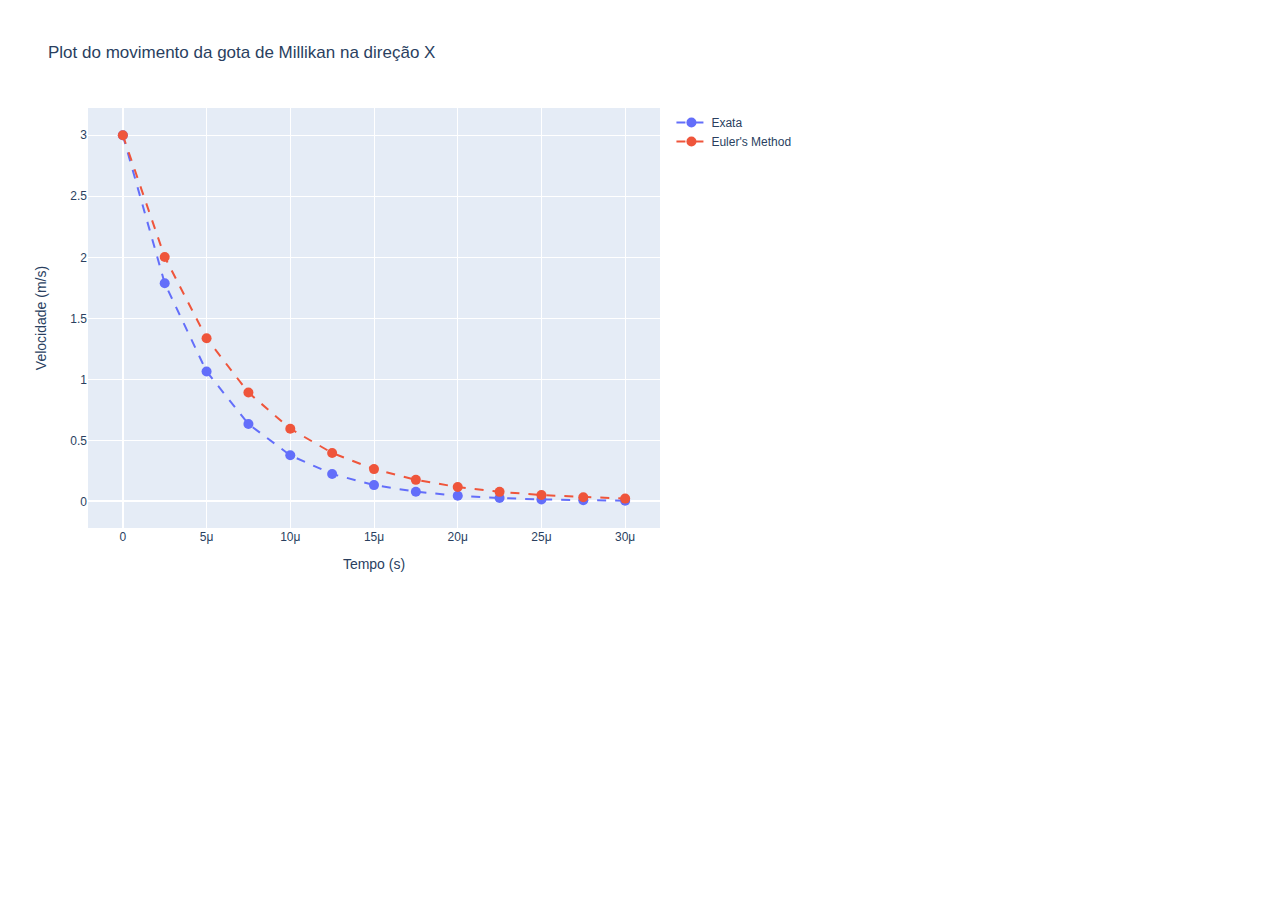
<file: pictures/millikan-X.html>
<html>
<head><meta charset="utf-8" /></head>
<body>
    <div>                        <script type="text/javascript">window.PlotlyConfig = {MathJaxConfig: 'local'};</script>
        <script charset="utf-8" src="https://cdn.plot.ly/plotly-2.24.1.min.js"></script>                <div id="a3c57a23-b057-42b6-8173-e51a86bc5078" class="plotly-graph-div" style="height:600px; width:800px;"></div>            <script type="text/javascript">                                    window.PLOTLYENV=window.PLOTLYENV || {};                                    if (document.getElementById("a3c57a23-b057-42b6-8173-e51a86bc5078")) {                    Plotly.newPlot(                        "a3c57a23-b057-42b6-8173-e51a86bc5078",                        [{"line":{"dash":"dash"},"marker":{"size":10},"mode":"markers+lines","name":"Exata","x":[0.0,2.5e-06,5e-06,7.500000000000001e-06,1e-05,1.25e-05,1.5000000000000002e-05,1.7500000000000002e-05,2e-05,2.25e-05,2.5e-05,2.75e-05,3e-05],"y":[3.0,1.7873909097760352,1.0649220881166677,0.6344773533064818,0.37801968458625446,0.2252229826486251,0.1341871706195994,0.07994830965801261,0.04763296064489711,0.028379573620802907,0.016908463971047626,0.010074011600042043,0.006002065586297826],"type":"scatter"},{"line":{"dash":"dash"},"marker":{"size":10},"mode":"markers+lines","name":"Euler's Method","x":[0.0,2.5e-06,5e-06,7.500000000000001e-06,1e-05,1.25e-05,1.5000000000000002e-05,1.7500000000000002e-05,2e-05,2.25e-05,2.5e-05,2.75e-05,3e-05],"y":[3.0,2.0025257495782895,1.3367031259080302,0.8922608097242068,0.5955917489374329,0.39756260449452596,0.26537645085656586,0.17714105872399016,0.11824317713411674,0.07892833564100522,0.05268534149749028,0.03516791765801664,0.023474886889742433],"type":"scatter"}],                        {"template":{"data":{"histogram2dcontour":[{"type":"histogram2dcontour","colorbar":{"outlinewidth":0,"ticks":""},"colorscale":[[0.0,"#0d0887"],[0.1111111111111111,"#46039f"],[0.2222222222222222,"#7201a8"],[0.3333333333333333,"#9c179e"],[0.4444444444444444,"#bd3786"],[0.5555555555555556,"#d8576b"],[0.6666666666666666,"#ed7953"],[0.7777777777777778,"#fb9f3a"],[0.8888888888888888,"#fdca26"],[1.0,"#f0f921"]]}],"choropleth":[{"type":"choropleth","colorbar":{"outlinewidth":0,"ticks":""}}],"histogram2d":[{"type":"histogram2d","colorbar":{"outlinewidth":0,"ticks":""},"colorscale":[[0.0,"#0d0887"],[0.1111111111111111,"#46039f"],[0.2222222222222222,"#7201a8"],[0.3333333333333333,"#9c179e"],[0.4444444444444444,"#bd3786"],[0.5555555555555556,"#d8576b"],[0.6666666666666666,"#ed7953"],[0.7777777777777778,"#fb9f3a"],[0.8888888888888888,"#fdca26"],[1.0,"#f0f921"]]}],"heatmap":[{"type":"heatmap","colorbar":{"outlinewidth":0,"ticks":""},"colorscale":[[0.0,"#0d0887"],[0.1111111111111111,"#46039f"],[0.2222222222222222,"#7201a8"],[0.3333333333333333,"#9c179e"],[0.4444444444444444,"#bd3786"],[0.5555555555555556,"#d8576b"],[0.6666666666666666,"#ed7953"],[0.7777777777777778,"#fb9f3a"],[0.8888888888888888,"#fdca26"],[1.0,"#f0f921"]]}],"heatmapgl":[{"type":"heatmapgl","colorbar":{"outlinewidth":0,"ticks":""},"colorscale":[[0.0,"#0d0887"],[0.1111111111111111,"#46039f"],[0.2222222222222222,"#7201a8"],[0.3333333333333333,"#9c179e"],[0.4444444444444444,"#bd3786"],[0.5555555555555556,"#d8576b"],[0.6666666666666666,"#ed7953"],[0.7777777777777778,"#fb9f3a"],[0.8888888888888888,"#fdca26"],[1.0,"#f0f921"]]}],"contourcarpet":[{"type":"contourcarpet","colorbar":{"outlinewidth":0,"ticks":""}}],"contour":[{"type":"contour","colorbar":{"outlinewidth":0,"ticks":""},"colorscale":[[0.0,"#0d0887"],[0.1111111111111111,"#46039f"],[0.2222222222222222,"#7201a8"],[0.3333333333333333,"#9c179e"],[0.4444444444444444,"#bd3786"],[0.5555555555555556,"#d8576b"],[0.6666666666666666,"#ed7953"],[0.7777777777777778,"#fb9f3a"],[0.8888888888888888,"#fdca26"],[1.0,"#f0f921"]]}],"surface":[{"type":"surface","colorbar":{"outlinewidth":0,"ticks":""},"colorscale":[[0.0,"#0d0887"],[0.1111111111111111,"#46039f"],[0.2222222222222222,"#7201a8"],[0.3333333333333333,"#9c179e"],[0.4444444444444444,"#bd3786"],[0.5555555555555556,"#d8576b"],[0.6666666666666666,"#ed7953"],[0.7777777777777778,"#fb9f3a"],[0.8888888888888888,"#fdca26"],[1.0,"#f0f921"]]}],"mesh3d":[{"type":"mesh3d","colorbar":{"outlinewidth":0,"ticks":""}}],"scatter":[{"fillpattern":{"fillmode":"overlay","size":10,"solidity":0.2},"type":"scatter"}],"parcoords":[{"type":"parcoords","line":{"colorbar":{"outlinewidth":0,"ticks":""}}}],"scatterpolargl":[{"type":"scatterpolargl","marker":{"colorbar":{"outlinewidth":0,"ticks":""}}}],"bar":[{"error_x":{"color":"#2a3f5f"},"error_y":{"color":"#2a3f5f"},"marker":{"line":{"color":"#E5ECF6","width":0.5},"pattern":{"fillmode":"overlay","size":10,"solidity":0.2}},"type":"bar"}],"scattergeo":[{"type":"scattergeo","marker":{"colorbar":{"outlinewidth":0,"ticks":""}}}],"scatterpolar":[{"type":"scatterpolar","marker":{"colorbar":{"outlinewidth":0,"ticks":""}}}],"histogram":[{"marker":{"pattern":{"fillmode":"overlay","size":10,"solidity":0.2}},"type":"histogram"}],"scattergl":[{"type":"scattergl","marker":{"colorbar":{"outlinewidth":0,"ticks":""}}}],"scatter3d":[{"type":"scatter3d","line":{"colorbar":{"outlinewidth":0,"ticks":""}},"marker":{"colorbar":{"outlinewidth":0,"ticks":""}}}],"scattermapbox":[{"type":"scattermapbox","marker":{"colorbar":{"outlinewidth":0,"ticks":""}}}],"scatterternary":[{"type":"scatterternary","marker":{"colorbar":{"outlinewidth":0,"ticks":""}}}],"scattercarpet":[{"type":"scattercarpet","marker":{"colorbar":{"outlinewidth":0,"ticks":""}}}],"carpet":[{"aaxis":{"endlinecolor":"#2a3f5f","gridcolor":"white","linecolor":"white","minorgridcolor":"white","startlinecolor":"#2a3f5f"},"baxis":{"endlinecolor":"#2a3f5f","gridcolor":"white","linecolor":"white","minorgridcolor":"white","startlinecolor":"#2a3f5f"},"type":"carpet"}],"table":[{"cells":{"fill":{"color":"#EBF0F8"},"line":{"color":"white"}},"header":{"fill":{"color":"#C8D4E3"},"line":{"color":"white"}},"type":"table"}],"barpolar":[{"marker":{"line":{"color":"#E5ECF6","width":0.5},"pattern":{"fillmode":"overlay","size":10,"solidity":0.2}},"type":"barpolar"}],"pie":[{"automargin":true,"type":"pie"}]},"layout":{"autotypenumbers":"strict","colorway":["#636efa","#EF553B","#00cc96","#ab63fa","#FFA15A","#19d3f3","#FF6692","#B6E880","#FF97FF","#FECB52"],"font":{"color":"#2a3f5f"},"hovermode":"closest","hoverlabel":{"align":"left"},"paper_bgcolor":"white","plot_bgcolor":"#E5ECF6","polar":{"bgcolor":"#E5ECF6","angularaxis":{"gridcolor":"white","linecolor":"white","ticks":""},"radialaxis":{"gridcolor":"white","linecolor":"white","ticks":""}},"ternary":{"bgcolor":"#E5ECF6","aaxis":{"gridcolor":"white","linecolor":"white","ticks":""},"baxis":{"gridcolor":"white","linecolor":"white","ticks":""},"caxis":{"gridcolor":"white","linecolor":"white","ticks":""}},"coloraxis":{"colorbar":{"outlinewidth":0,"ticks":""}},"colorscale":{"sequential":[[0.0,"#0d0887"],[0.1111111111111111,"#46039f"],[0.2222222222222222,"#7201a8"],[0.3333333333333333,"#9c179e"],[0.4444444444444444,"#bd3786"],[0.5555555555555556,"#d8576b"],[0.6666666666666666,"#ed7953"],[0.7777777777777778,"#fb9f3a"],[0.8888888888888888,"#fdca26"],[1.0,"#f0f921"]],"sequentialminus":[[0.0,"#0d0887"],[0.1111111111111111,"#46039f"],[0.2222222222222222,"#7201a8"],[0.3333333333333333,"#9c179e"],[0.4444444444444444,"#bd3786"],[0.5555555555555556,"#d8576b"],[0.6666666666666666,"#ed7953"],[0.7777777777777778,"#fb9f3a"],[0.8888888888888888,"#fdca26"],[1.0,"#f0f921"]],"diverging":[[0,"#8e0152"],[0.1,"#c51b7d"],[0.2,"#de77ae"],[0.3,"#f1b6da"],[0.4,"#fde0ef"],[0.5,"#f7f7f7"],[0.6,"#e6f5d0"],[0.7,"#b8e186"],[0.8,"#7fbc41"],[0.9,"#4d9221"],[1,"#276419"]]},"xaxis":{"gridcolor":"white","linecolor":"white","ticks":"","title":{"standoff":15},"zerolinecolor":"white","automargin":true,"zerolinewidth":2},"yaxis":{"gridcolor":"white","linecolor":"white","ticks":"","title":{"standoff":15},"zerolinecolor":"white","automargin":true,"zerolinewidth":2},"scene":{"xaxis":{"backgroundcolor":"#E5ECF6","gridcolor":"white","linecolor":"white","showbackground":true,"ticks":"","zerolinecolor":"white","gridwidth":2},"yaxis":{"backgroundcolor":"#E5ECF6","gridcolor":"white","linecolor":"white","showbackground":true,"ticks":"","zerolinecolor":"white","gridwidth":2},"zaxis":{"backgroundcolor":"#E5ECF6","gridcolor":"white","linecolor":"white","showbackground":true,"ticks":"","zerolinecolor":"white","gridwidth":2}},"shapedefaults":{"line":{"color":"#2a3f5f"}},"annotationdefaults":{"arrowcolor":"#2a3f5f","arrowhead":0,"arrowwidth":1},"geo":{"bgcolor":"white","landcolor":"#E5ECF6","subunitcolor":"white","showland":true,"showlakes":true,"lakecolor":"white"},"title":{"x":0.05},"mapbox":{"style":"light"}}},"title":{"text":"Plot do movimento da gota de Millikan na dire\u00e7\u00e3o X"},"xaxis":{"title":{"text":"Tempo (s)"}},"yaxis":{"title":{"text":"Velocidade (m\u002fs)"}},"width":800,"height":600},                        {"responsive": true}                    )                };                            </script>        </div>
</body>
</html>
</file>
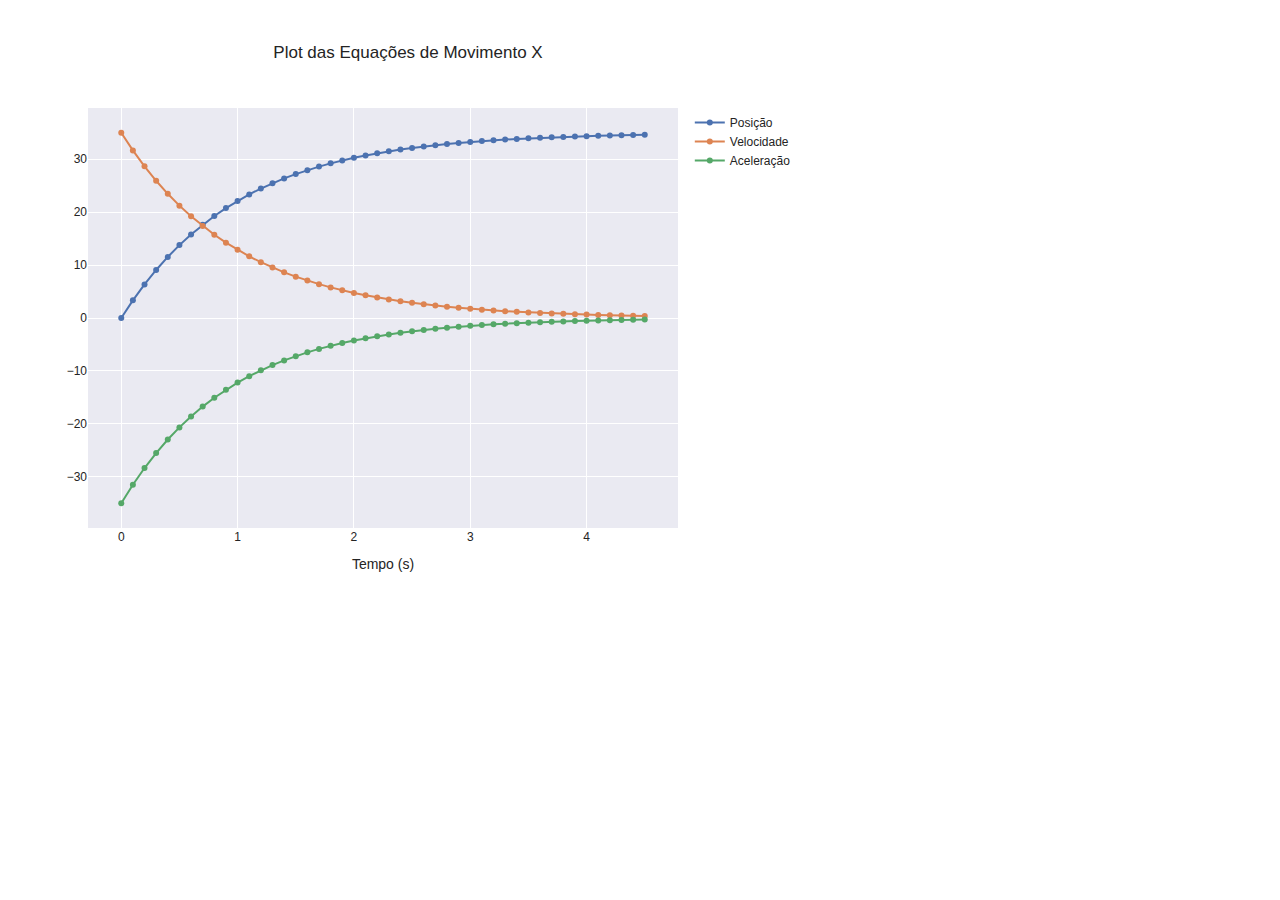
<file: pictures/move-X.html>
<html>
<head><meta charset="utf-8" /></head>
<body>
    <div>                        <script type="text/javascript">window.PlotlyConfig = {MathJaxConfig: 'local'};</script>
        <script charset="utf-8" src="https://cdn.plot.ly/plotly-2.24.1.min.js"></script>                <div id="6a437927-6c47-4337-82c8-ea0988f609d1" class="plotly-graph-div" style="height:600px; width:800px;"></div>            <script type="text/javascript">                                    window.PLOTLYENV=window.PLOTLYENV || {};                                    if (document.getElementById("6a437927-6c47-4337-82c8-ea0988f609d1")) {                    Plotly.newPlot(                        "6a437927-6c47-4337-82c8-ea0988f609d1",                        [{"mode":"markers+lines","name":"Posi\u00e7\u00e3o","x":[0.0,0.1,0.2,0.30000000000000004,0.4,0.5,0.6000000000000001,0.7000000000000001,0.8,0.9,1.0,1.1,1.2000000000000002,1.3,1.4000000000000001,1.5,1.6,1.7000000000000002,1.8,1.9000000000000001,2.0,2.1,2.2,2.3000000000000003,2.4000000000000004,2.5,2.6,2.7,2.8000000000000003,2.9000000000000004,3.0,3.1,3.2,3.3000000000000003,3.4000000000000004,3.5,3.6,3.7,3.8000000000000003,3.9000000000000004,4.0,4.1000000000000005,4.2,4.3,4.4,4.5],"y":[0.0,3.3306903687414167,6.344423642270637,9.071362276139874,11.538798388752623,13.77142691005783,15.791592736709076,17.61951436730067,19.273486255897247,20.770061909079033,22.124219558999517,23.34951207056722,24.458202583072932,25.46138724380956,26.369106262043776,27.190444394804956,27.933621870187064,28.60607665815429,29.21453891224447,29.76509832720777,30.263265086718555,30.714025011145633,31.121889457318314,31.490940469701872,31.824871634870565,32.12702504816354,32.40042476249831,32.64780705410876,32.87164780811737,33.07418729802575,33.25745260712476,33.42327791622548,33.57332286075719,33.7090891409566,33.83193555138859,33.943091580218855,34.04366971434476,34.13467657353812,34.217022985034205,34.29153309939685,34.3589526388943,34.41995636093836,34.47515481128328,34.52510043457297,34.5702931033926,34.61118512116152],"type":"scatter"},{"mode":"markers+lines","name":"Velocidade","x":[0.0,0.1,0.2,0.30000000000000004,0.4,0.5,0.6000000000000001,0.7000000000000001,0.8,0.9,1.0,1.1,1.2000000000000002,1.3,1.4000000000000001,1.5,1.6,1.7000000000000002,1.8,1.9000000000000001,2.0,2.1,2.2,2.3000000000000003,2.4000000000000004,2.5,2.6,2.7,2.8000000000000003,2.9000000000000004,3.0,3.1,3.2,3.3000000000000003,3.4000000000000004,3.5,3.6,3.7,3.8000000000000003,3.9000000000000004,4.0,4.1000000000000005,4.2,4.3,4.4,4.5],"y":[35.0,31.66930963125858,28.655576357729363,25.928637723860124,23.461201611247375,21.22857308994217,19.208407263290923,17.380485632699333,15.726513744102755,14.22993809092097,12.875780441000481,11.650487929432785,10.541797416927071,9.53861275619044,8.630893737956224,7.809555605195044,7.0663781298129384,6.393923341845711,5.785461087755529,5.234901672792226,4.7367349132814445,4.285974988854367,3.8781105426816853,3.5090595302981296,3.1751283651294364,2.872974951836458,2.5995752375016856,2.3521929458912414,2.1283521918826285,1.9258127019742524,1.742547392875238,1.576722083774523,1.4266771392428175,1.2909108590433997,1.1680644486114122,1.0569084197811476,0.9563302856552396,0.8653234264618785,0.7829770149657956,0.7084669006031533,0.6410473611056963,0.5800436390616434,0.5248451887167196,0.4748995654270327,0.42970689660739525,0.3888148788384807],"type":"scatter"},{"mode":"markers+lines","name":"Acelera\u00e7\u00e3o","x":[0.0,0.1,0.2,0.30000000000000004,0.4,0.5,0.6000000000000001,0.7000000000000001,0.8,0.9,1.0,1.1,1.2000000000000002,1.3,1.4000000000000001,1.5,1.6,1.7000000000000002,1.8,1.9000000000000001,2.0,2.1,2.2,2.3000000000000003,2.4000000000000004,2.5,2.6,2.7,2.8000000000000003,2.9000000000000004,3.0,3.1,3.2,3.3000000000000003,3.4000000000000004,3.5,3.6,3.7,3.8000000000000003,3.9000000000000004,4.0,4.1000000000000005,4.2,4.3,4.4,4.5],"y":[-35.0,-31.5,-28.35,-25.515,-22.9635,-20.66715,-18.600435,-16.7403915,-15.06635235,-13.559717115000002,-12.203745403500001,-10.98337086315,-9.885033776835,-8.8965303991515,-8.00687735923635,-7.206189623312715,-6.485570660981444,-5.8370135948833,-5.2533122353949695,-4.727981011855473,-4.255182910669926,-3.829664619602933,-3.44669815764264,-3.102028341878376,-2.7918255076905383,-2.5126429569214843,-2.261378661229336,-2.0352407951064024,-1.831716715595762,-1.648545044036186,-1.4836905396325673,-1.3353214856693105,-1.2017893371023796,-1.0816104033921417,-0.9734493630529275,-0.8761044267476348,-0.7884939840728713,-0.7096445856655842,-0.6386801270990258,-0.5748121143891232,-0.5173309029502109,-0.4655978126551898,-0.41903803138967083,-0.37713422825070375,-0.33942080542563335,-0.30547872488307004],"type":"scatter"}],                        {"template":{"data":{"barpolar":[{"marker":{"line":{"color":"rgb(234,234,242)","width":0.5},"pattern":{"fillmode":"overlay","size":10,"solidity":0.2}},"type":"barpolar"}],"bar":[{"error_x":{"color":"rgb(36,36,36)"},"error_y":{"color":"rgb(36,36,36)"},"marker":{"line":{"color":"rgb(234,234,242)","width":0.5},"pattern":{"fillmode":"overlay","size":10,"solidity":0.2}},"type":"bar"}],"carpet":[{"aaxis":{"endlinecolor":"rgb(36,36,36)","gridcolor":"white","linecolor":"white","minorgridcolor":"white","startlinecolor":"rgb(36,36,36)"},"baxis":{"endlinecolor":"rgb(36,36,36)","gridcolor":"white","linecolor":"white","minorgridcolor":"white","startlinecolor":"rgb(36,36,36)"},"type":"carpet"}],"choropleth":[{"colorbar":{"outlinewidth":0,"tickcolor":"rgb(36,36,36)","ticklen":8,"ticks":"outside","tickwidth":2},"type":"choropleth"}],"contourcarpet":[{"colorbar":{"outlinewidth":0,"tickcolor":"rgb(36,36,36)","ticklen":8,"ticks":"outside","tickwidth":2},"type":"contourcarpet"}],"contour":[{"colorbar":{"outlinewidth":0,"tickcolor":"rgb(36,36,36)","ticklen":8,"ticks":"outside","tickwidth":2},"colorscale":[[0.0,"rgb(2,4,25)"],[0.06274509803921569,"rgb(24,15,41)"],[0.12549019607843137,"rgb(47,23,57)"],[0.18823529411764706,"rgb(71,28,72)"],[0.25098039215686274,"rgb(97,30,82)"],[0.3137254901960784,"rgb(123,30,89)"],[0.3764705882352941,"rgb(150,27,91)"],[0.4392156862745098,"rgb(177,22,88)"],[0.5019607843137255,"rgb(203,26,79)"],[0.5647058823529412,"rgb(223,47,67)"],[0.6274509803921569,"rgb(236,76,61)"],[0.6901960784313725,"rgb(242,107,73)"],[0.7529411764705882,"rgb(244,135,95)"],[0.8156862745098039,"rgb(245,162,122)"],[0.8784313725490196,"rgb(246,188,153)"],[0.9411764705882353,"rgb(247,212,187)"],[1.0,"rgb(250,234,220)"]],"type":"contour"}],"heatmapgl":[{"colorbar":{"outlinewidth":0,"tickcolor":"rgb(36,36,36)","ticklen":8,"ticks":"outside","tickwidth":2},"colorscale":[[0.0,"rgb(2,4,25)"],[0.06274509803921569,"rgb(24,15,41)"],[0.12549019607843137,"rgb(47,23,57)"],[0.18823529411764706,"rgb(71,28,72)"],[0.25098039215686274,"rgb(97,30,82)"],[0.3137254901960784,"rgb(123,30,89)"],[0.3764705882352941,"rgb(150,27,91)"],[0.4392156862745098,"rgb(177,22,88)"],[0.5019607843137255,"rgb(203,26,79)"],[0.5647058823529412,"rgb(223,47,67)"],[0.6274509803921569,"rgb(236,76,61)"],[0.6901960784313725,"rgb(242,107,73)"],[0.7529411764705882,"rgb(244,135,95)"],[0.8156862745098039,"rgb(245,162,122)"],[0.8784313725490196,"rgb(246,188,153)"],[0.9411764705882353,"rgb(247,212,187)"],[1.0,"rgb(250,234,220)"]],"type":"heatmapgl"}],"heatmap":[{"colorbar":{"outlinewidth":0,"tickcolor":"rgb(36,36,36)","ticklen":8,"ticks":"outside","tickwidth":2},"colorscale":[[0.0,"rgb(2,4,25)"],[0.06274509803921569,"rgb(24,15,41)"],[0.12549019607843137,"rgb(47,23,57)"],[0.18823529411764706,"rgb(71,28,72)"],[0.25098039215686274,"rgb(97,30,82)"],[0.3137254901960784,"rgb(123,30,89)"],[0.3764705882352941,"rgb(150,27,91)"],[0.4392156862745098,"rgb(177,22,88)"],[0.5019607843137255,"rgb(203,26,79)"],[0.5647058823529412,"rgb(223,47,67)"],[0.6274509803921569,"rgb(236,76,61)"],[0.6901960784313725,"rgb(242,107,73)"],[0.7529411764705882,"rgb(244,135,95)"],[0.8156862745098039,"rgb(245,162,122)"],[0.8784313725490196,"rgb(246,188,153)"],[0.9411764705882353,"rgb(247,212,187)"],[1.0,"rgb(250,234,220)"]],"type":"heatmap"}],"histogram2dcontour":[{"colorbar":{"outlinewidth":0,"tickcolor":"rgb(36,36,36)","ticklen":8,"ticks":"outside","tickwidth":2},"colorscale":[[0.0,"rgb(2,4,25)"],[0.06274509803921569,"rgb(24,15,41)"],[0.12549019607843137,"rgb(47,23,57)"],[0.18823529411764706,"rgb(71,28,72)"],[0.25098039215686274,"rgb(97,30,82)"],[0.3137254901960784,"rgb(123,30,89)"],[0.3764705882352941,"rgb(150,27,91)"],[0.4392156862745098,"rgb(177,22,88)"],[0.5019607843137255,"rgb(203,26,79)"],[0.5647058823529412,"rgb(223,47,67)"],[0.6274509803921569,"rgb(236,76,61)"],[0.6901960784313725,"rgb(242,107,73)"],[0.7529411764705882,"rgb(244,135,95)"],[0.8156862745098039,"rgb(245,162,122)"],[0.8784313725490196,"rgb(246,188,153)"],[0.9411764705882353,"rgb(247,212,187)"],[1.0,"rgb(250,234,220)"]],"type":"histogram2dcontour"}],"histogram2d":[{"colorbar":{"outlinewidth":0,"tickcolor":"rgb(36,36,36)","ticklen":8,"ticks":"outside","tickwidth":2},"colorscale":[[0.0,"rgb(2,4,25)"],[0.06274509803921569,"rgb(24,15,41)"],[0.12549019607843137,"rgb(47,23,57)"],[0.18823529411764706,"rgb(71,28,72)"],[0.25098039215686274,"rgb(97,30,82)"],[0.3137254901960784,"rgb(123,30,89)"],[0.3764705882352941,"rgb(150,27,91)"],[0.4392156862745098,"rgb(177,22,88)"],[0.5019607843137255,"rgb(203,26,79)"],[0.5647058823529412,"rgb(223,47,67)"],[0.6274509803921569,"rgb(236,76,61)"],[0.6901960784313725,"rgb(242,107,73)"],[0.7529411764705882,"rgb(244,135,95)"],[0.8156862745098039,"rgb(245,162,122)"],[0.8784313725490196,"rgb(246,188,153)"],[0.9411764705882353,"rgb(247,212,187)"],[1.0,"rgb(250,234,220)"]],"type":"histogram2d"}],"histogram":[{"marker":{"pattern":{"fillmode":"overlay","size":10,"solidity":0.2}},"type":"histogram"}],"mesh3d":[{"colorbar":{"outlinewidth":0,"tickcolor":"rgb(36,36,36)","ticklen":8,"ticks":"outside","tickwidth":2},"type":"mesh3d"}],"parcoords":[{"line":{"colorbar":{"outlinewidth":0,"tickcolor":"rgb(36,36,36)","ticklen":8,"ticks":"outside","tickwidth":2}},"type":"parcoords"}],"pie":[{"automargin":true,"type":"pie"}],"scatter3d":[{"line":{"colorbar":{"outlinewidth":0,"tickcolor":"rgb(36,36,36)","ticklen":8,"ticks":"outside","tickwidth":2}},"marker":{"colorbar":{"outlinewidth":0,"tickcolor":"rgb(36,36,36)","ticklen":8,"ticks":"outside","tickwidth":2}},"type":"scatter3d"}],"scattercarpet":[{"marker":{"colorbar":{"outlinewidth":0,"tickcolor":"rgb(36,36,36)","ticklen":8,"ticks":"outside","tickwidth":2}},"type":"scattercarpet"}],"scattergeo":[{"marker":{"colorbar":{"outlinewidth":0,"tickcolor":"rgb(36,36,36)","ticklen":8,"ticks":"outside","tickwidth":2}},"type":"scattergeo"}],"scattergl":[{"marker":{"colorbar":{"outlinewidth":0,"tickcolor":"rgb(36,36,36)","ticklen":8,"ticks":"outside","tickwidth":2}},"type":"scattergl"}],"scattermapbox":[{"marker":{"colorbar":{"outlinewidth":0,"tickcolor":"rgb(36,36,36)","ticklen":8,"ticks":"outside","tickwidth":2}},"type":"scattermapbox"}],"scatterpolargl":[{"marker":{"colorbar":{"outlinewidth":0,"tickcolor":"rgb(36,36,36)","ticklen":8,"ticks":"outside","tickwidth":2}},"type":"scatterpolargl"}],"scatterpolar":[{"marker":{"colorbar":{"outlinewidth":0,"tickcolor":"rgb(36,36,36)","ticklen":8,"ticks":"outside","tickwidth":2}},"type":"scatterpolar"}],"scatter":[{"fillpattern":{"fillmode":"overlay","size":10,"solidity":0.2},"type":"scatter"}],"scatterternary":[{"marker":{"colorbar":{"outlinewidth":0,"tickcolor":"rgb(36,36,36)","ticklen":8,"ticks":"outside","tickwidth":2}},"type":"scatterternary"}],"surface":[{"colorbar":{"outlinewidth":0,"tickcolor":"rgb(36,36,36)","ticklen":8,"ticks":"outside","tickwidth":2},"colorscale":[[0.0,"rgb(2,4,25)"],[0.06274509803921569,"rgb(24,15,41)"],[0.12549019607843137,"rgb(47,23,57)"],[0.18823529411764706,"rgb(71,28,72)"],[0.25098039215686274,"rgb(97,30,82)"],[0.3137254901960784,"rgb(123,30,89)"],[0.3764705882352941,"rgb(150,27,91)"],[0.4392156862745098,"rgb(177,22,88)"],[0.5019607843137255,"rgb(203,26,79)"],[0.5647058823529412,"rgb(223,47,67)"],[0.6274509803921569,"rgb(236,76,61)"],[0.6901960784313725,"rgb(242,107,73)"],[0.7529411764705882,"rgb(244,135,95)"],[0.8156862745098039,"rgb(245,162,122)"],[0.8784313725490196,"rgb(246,188,153)"],[0.9411764705882353,"rgb(247,212,187)"],[1.0,"rgb(250,234,220)"]],"type":"surface"}],"table":[{"cells":{"fill":{"color":"rgb(231,231,240)"},"line":{"color":"white"}},"header":{"fill":{"color":"rgb(183,183,191)"},"line":{"color":"white"}},"type":"table"}]},"layout":{"annotationdefaults":{"arrowcolor":"rgb(67,103,167)"},"autotypenumbers":"strict","coloraxis":{"colorbar":{"outlinewidth":0,"tickcolor":"rgb(36,36,36)","ticklen":8,"ticks":"outside","tickwidth":2}},"colorscale":{"sequential":[[0.0,"rgb(2,4,25)"],[0.06274509803921569,"rgb(24,15,41)"],[0.12549019607843137,"rgb(47,23,57)"],[0.18823529411764706,"rgb(71,28,72)"],[0.25098039215686274,"rgb(97,30,82)"],[0.3137254901960784,"rgb(123,30,89)"],[0.3764705882352941,"rgb(150,27,91)"],[0.4392156862745098,"rgb(177,22,88)"],[0.5019607843137255,"rgb(203,26,79)"],[0.5647058823529412,"rgb(223,47,67)"],[0.6274509803921569,"rgb(236,76,61)"],[0.6901960784313725,"rgb(242,107,73)"],[0.7529411764705882,"rgb(244,135,95)"],[0.8156862745098039,"rgb(245,162,122)"],[0.8784313725490196,"rgb(246,188,153)"],[0.9411764705882353,"rgb(247,212,187)"],[1.0,"rgb(250,234,220)"]],"sequentialminus":[[0.0,"rgb(2,4,25)"],[0.06274509803921569,"rgb(24,15,41)"],[0.12549019607843137,"rgb(47,23,57)"],[0.18823529411764706,"rgb(71,28,72)"],[0.25098039215686274,"rgb(97,30,82)"],[0.3137254901960784,"rgb(123,30,89)"],[0.3764705882352941,"rgb(150,27,91)"],[0.4392156862745098,"rgb(177,22,88)"],[0.5019607843137255,"rgb(203,26,79)"],[0.5647058823529412,"rgb(223,47,67)"],[0.6274509803921569,"rgb(236,76,61)"],[0.6901960784313725,"rgb(242,107,73)"],[0.7529411764705882,"rgb(244,135,95)"],[0.8156862745098039,"rgb(245,162,122)"],[0.8784313725490196,"rgb(246,188,153)"],[0.9411764705882353,"rgb(247,212,187)"],[1.0,"rgb(250,234,220)"]]},"colorway":["rgb(76,114,176)","rgb(221,132,82)","rgb(85,168,104)","rgb(196,78,82)","rgb(129,114,179)","rgb(147,120,96)","rgb(218,139,195)","rgb(140,140,140)","rgb(204,185,116)","rgb(100,181,205)"],"font":{"color":"rgb(36,36,36)"},"geo":{"bgcolor":"white","lakecolor":"white","landcolor":"rgb(234,234,242)","showlakes":true,"showland":true,"subunitcolor":"white"},"hoverlabel":{"align":"left"},"hovermode":"closest","paper_bgcolor":"white","plot_bgcolor":"rgb(234,234,242)","polar":{"angularaxis":{"gridcolor":"white","linecolor":"white","showgrid":true,"ticks":""},"bgcolor":"rgb(234,234,242)","radialaxis":{"gridcolor":"white","linecolor":"white","showgrid":true,"ticks":""}},"scene":{"xaxis":{"backgroundcolor":"rgb(234,234,242)","gridcolor":"white","gridwidth":2,"linecolor":"white","showbackground":true,"showgrid":true,"ticks":"","zerolinecolor":"white"},"yaxis":{"backgroundcolor":"rgb(234,234,242)","gridcolor":"white","gridwidth":2,"linecolor":"white","showbackground":true,"showgrid":true,"ticks":"","zerolinecolor":"white"},"zaxis":{"backgroundcolor":"rgb(234,234,242)","gridcolor":"white","gridwidth":2,"linecolor":"white","showbackground":true,"showgrid":true,"ticks":"","zerolinecolor":"white"}},"shapedefaults":{"fillcolor":"rgb(67,103,167)","line":{"width":0},"opacity":0.5},"ternary":{"aaxis":{"gridcolor":"white","linecolor":"white","showgrid":true,"ticks":""},"baxis":{"gridcolor":"white","linecolor":"white","showgrid":true,"ticks":""},"bgcolor":"rgb(234,234,242)","caxis":{"gridcolor":"white","linecolor":"white","showgrid":true,"ticks":""}},"xaxis":{"automargin":true,"gridcolor":"white","linecolor":"white","showgrid":true,"ticks":"","title":{"standoff":15},"zerolinecolor":"white"},"yaxis":{"automargin":true,"gridcolor":"white","linecolor":"white","showgrid":true,"ticks":"","title":{"standoff":15},"zerolinecolor":"white"}}},"title":{"text":"Plot das Equa\u00e7\u00f5es de Movimento X"},"xaxis":{"title":{"text":"Tempo (s)"}},"width":800,"height":600},                        {"responsive": true}                    )                };                            </script>        </div>
</body>
</html>
</file>
